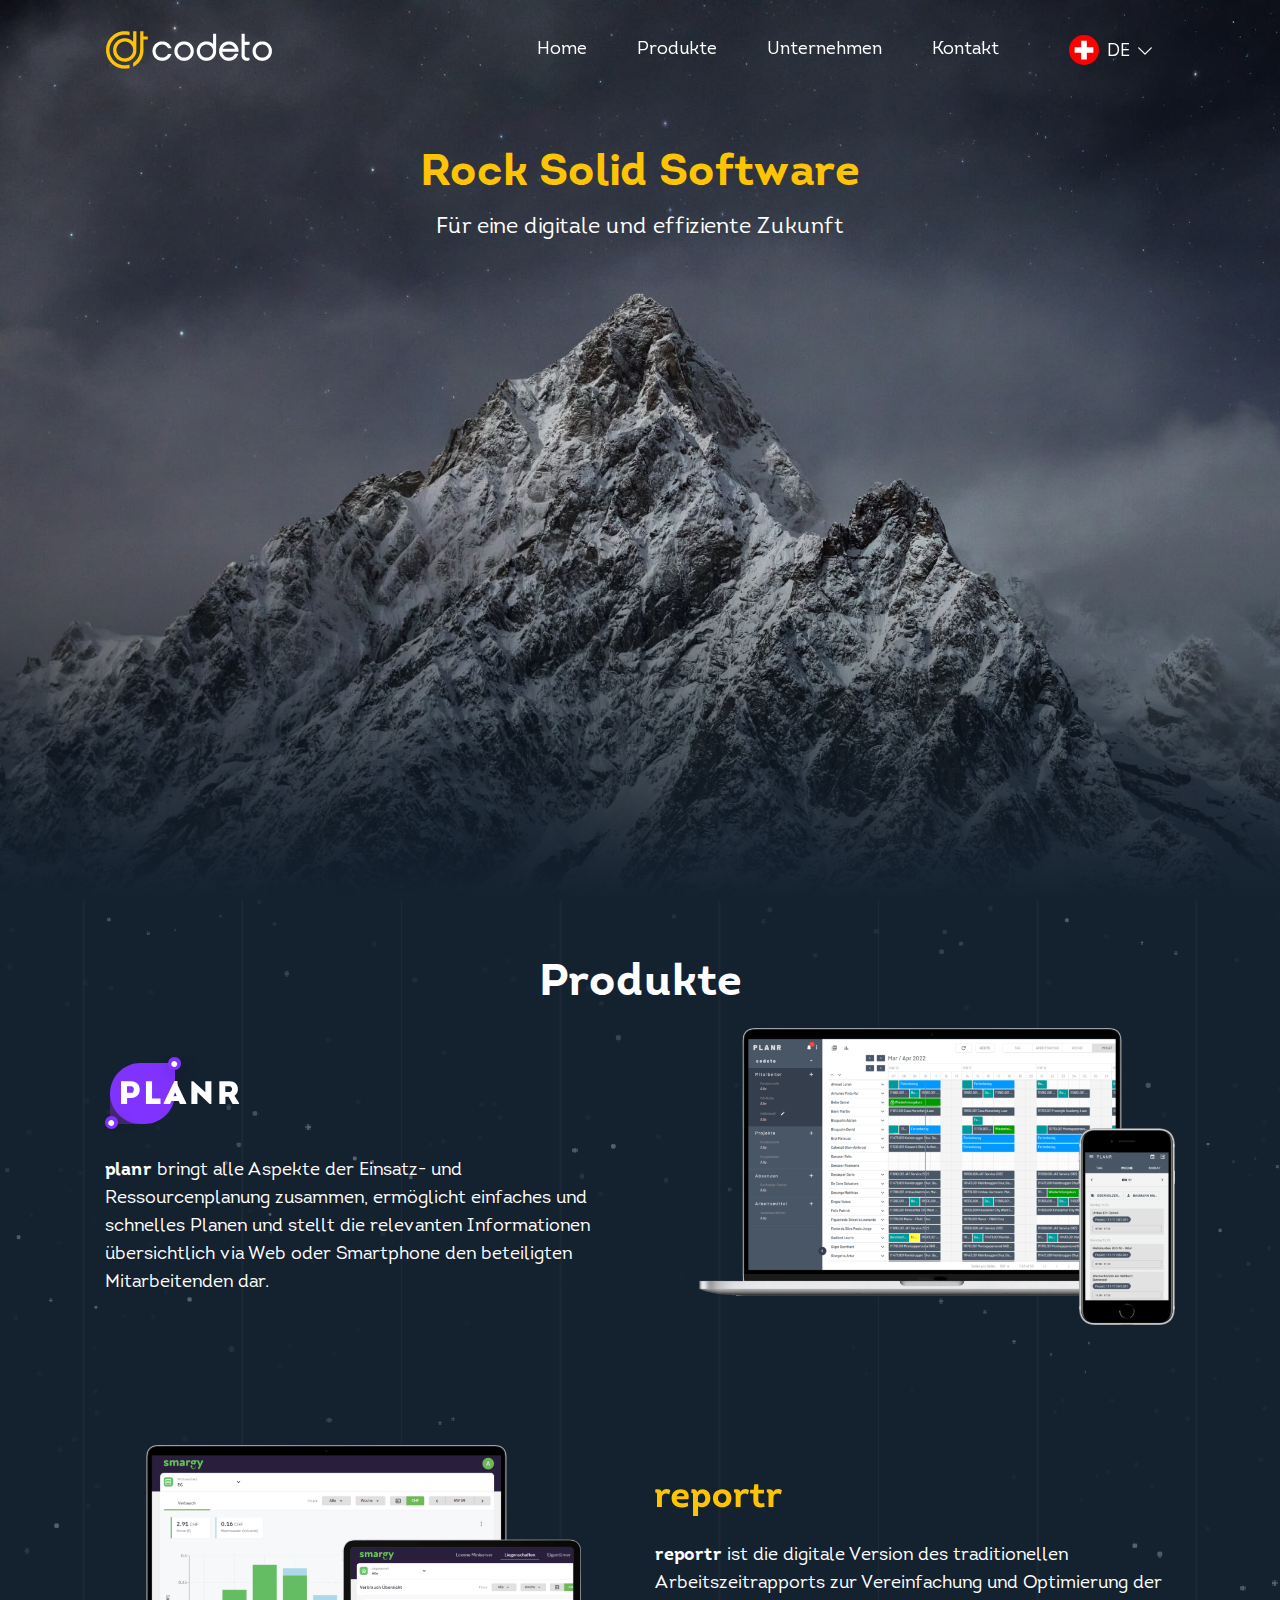
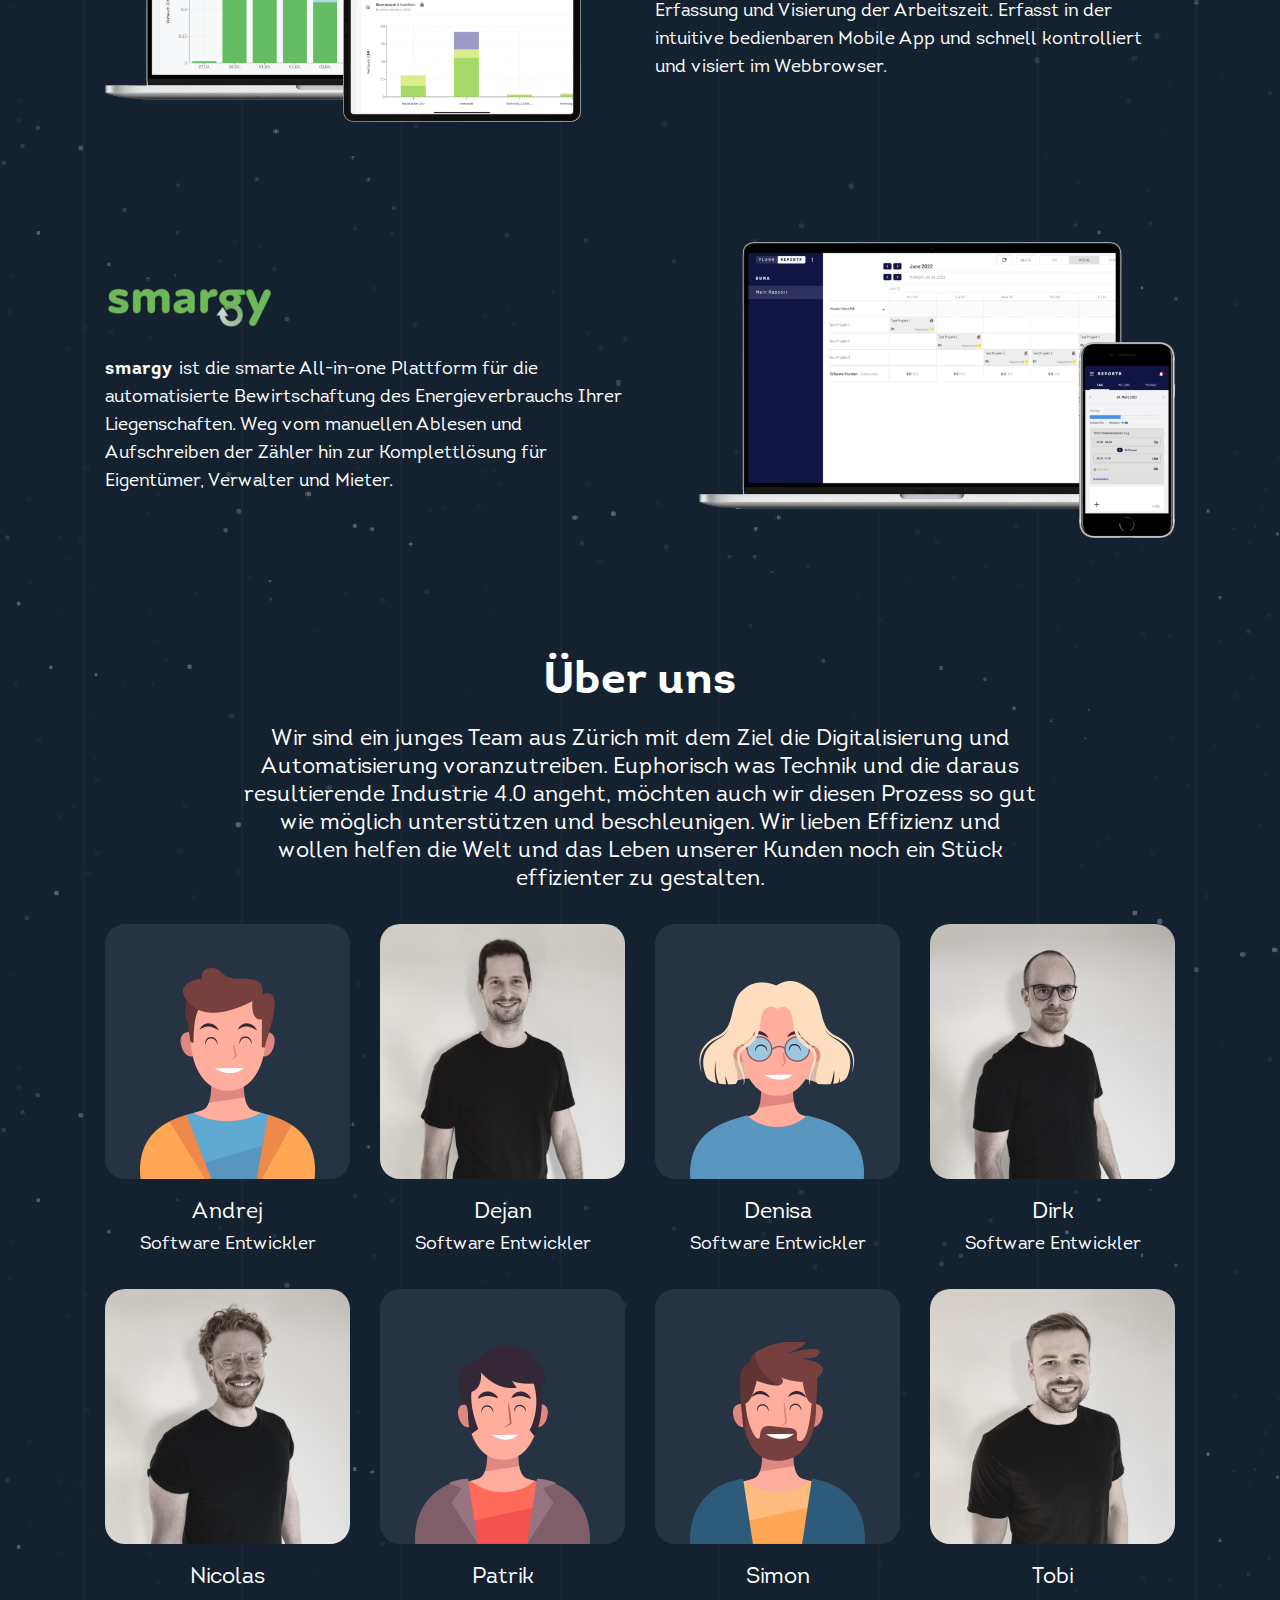
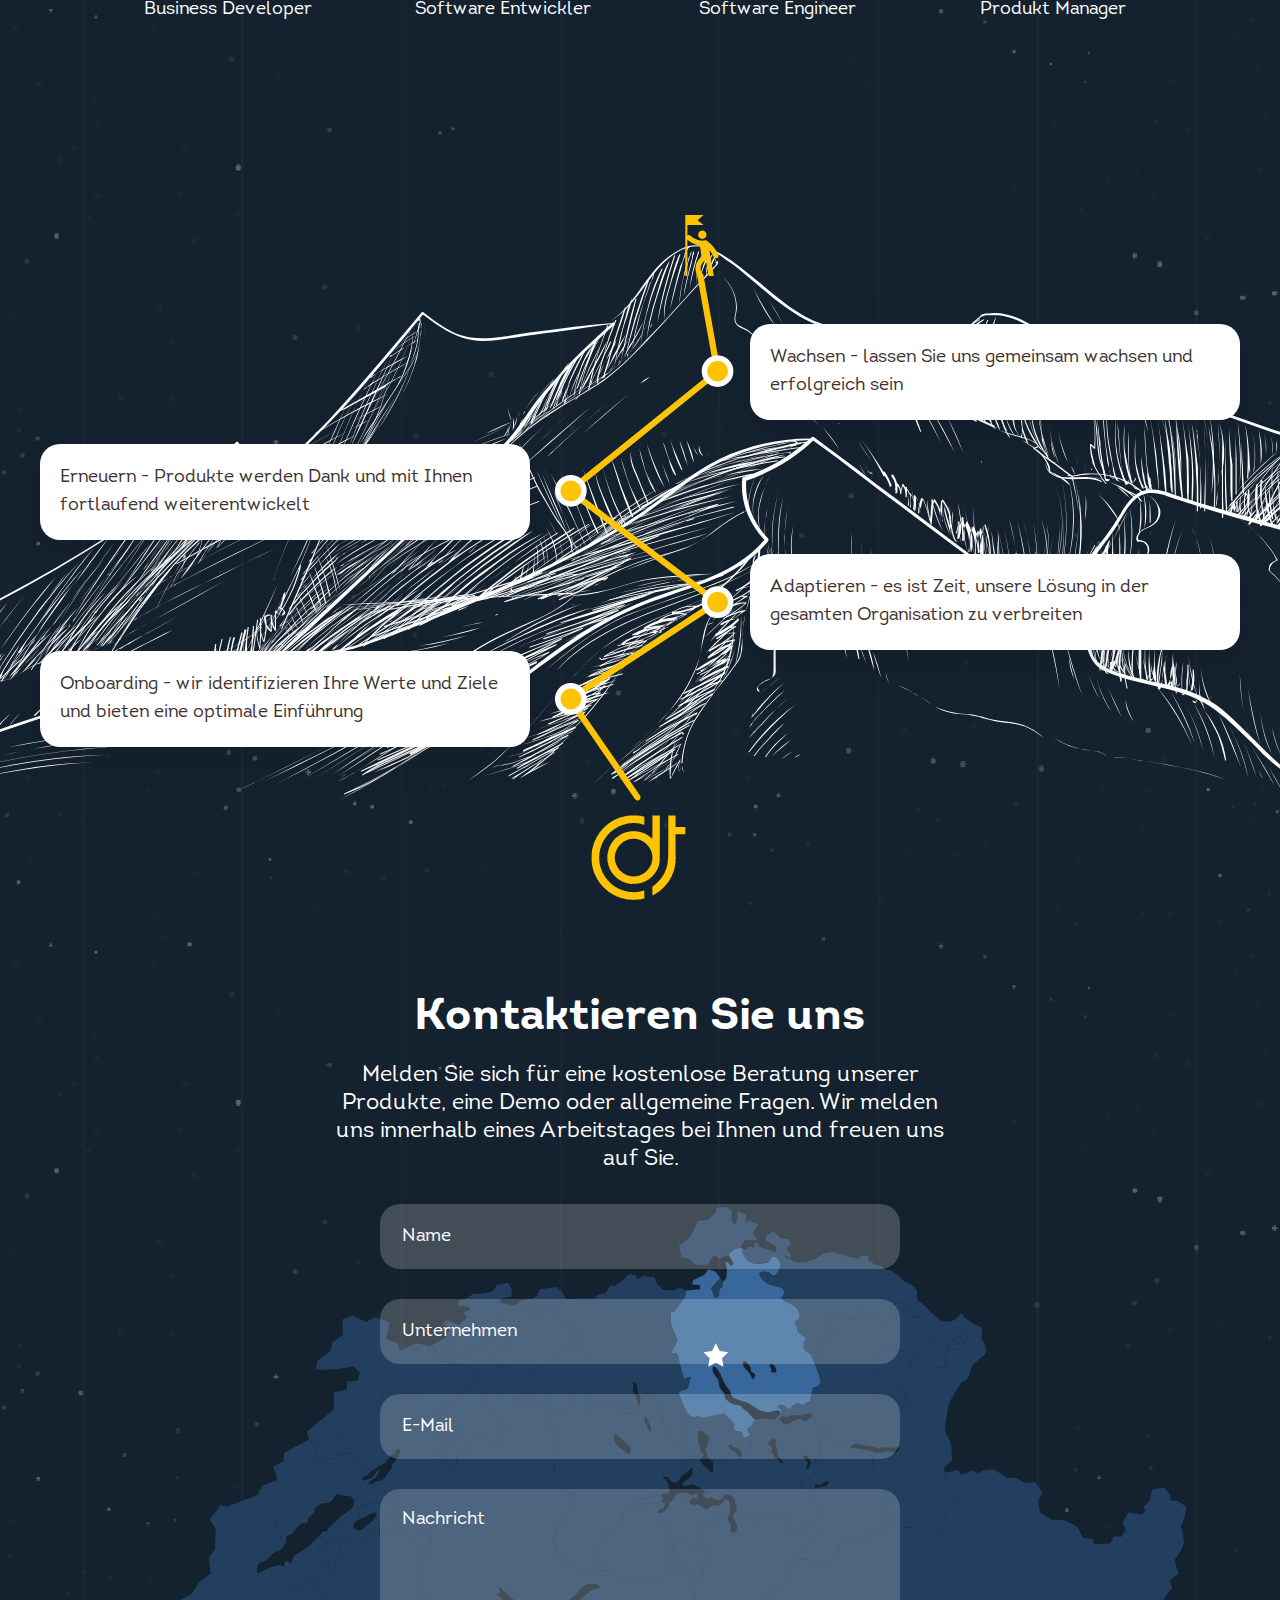
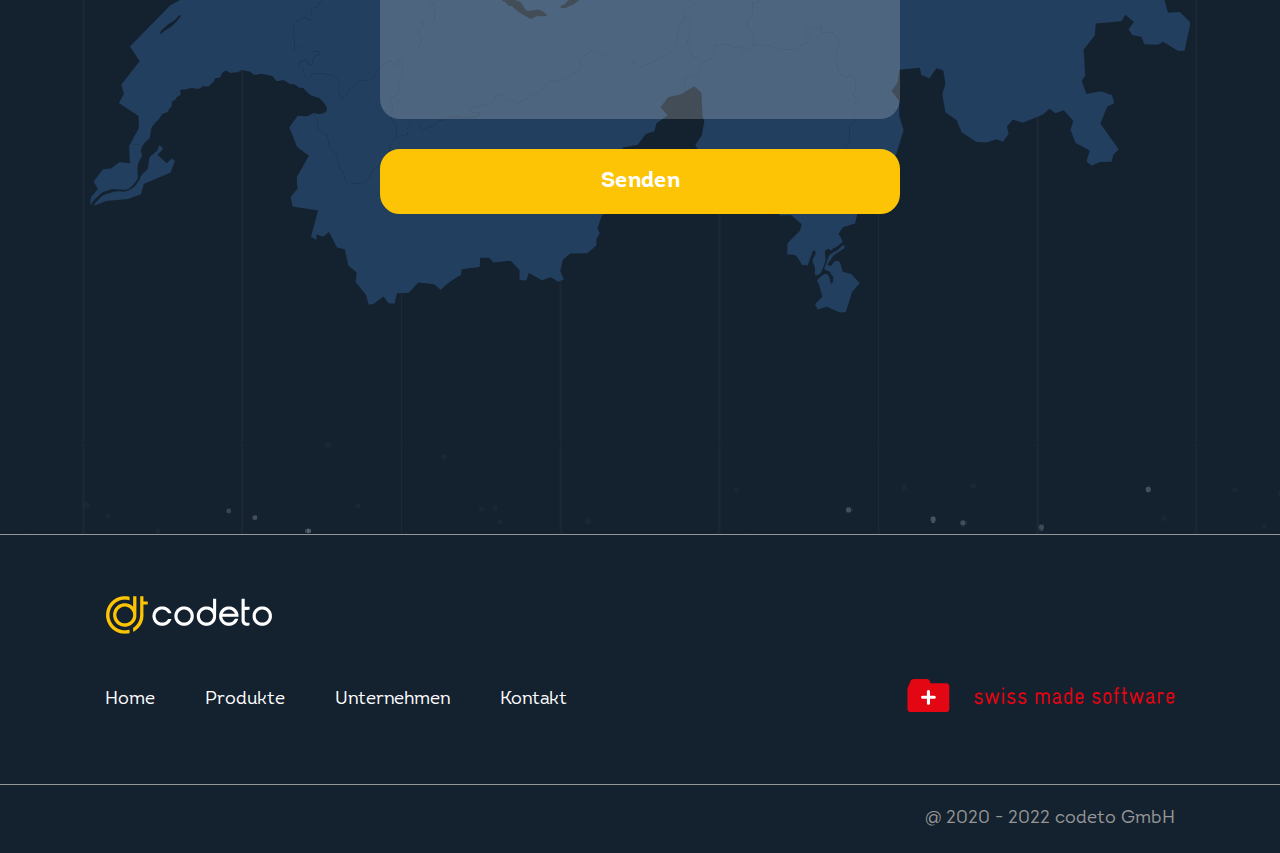
<file: index.html>
<!DOCTYPE html>
<html lang="de">
  <head>
    <meta charset="UTF-8" />
    <meta http-equiv="X-UA-Compatible" content="IE=edge" />
    <meta name="viewport" content="width=device-width, initial-scale=1.0" />
    <title>Codeto</title>
    <link rel="stylesheet" href="./css/main.css" />

    <link rel="apple-touch-icon" sizes="76x76" href="img/favicon/apple-touch-icon.png">
    <link rel="icon" type="image/png" sizes="32x32" href="img/favicon/favicon-32x32.png">
    <link rel="icon" type="image/png" sizes="16x16" href="img/favicon/favicon-16x16.png">
    <link rel="manifest" href="img/favicon/site.webmanifest">
    <link rel="mask-icon" href="img/favicon/safari-pinned-tab.svg" color="#5bbad5">
    <meta name="msapplication-TileColor" content="#da532c">
    <meta name="theme-color" content="#ffffff">
  </head>

  <body>
    <header class="header">
      <div class="container">
        <a href="/" class="header__logo">
          <img src="./img/main-logo.svg" alt="Codeto logo" />
        </a>
        <div class="header-nav">
          <ul class="nav">
            <li class="nav-item">
              <a class="scroll-to" href="#home">Home</a>
            </li>
            <li class="nav-item">
              <a class="scroll-to" href="#products">Produkte</a>
            </li>
            <li class="nav-item">
              <a class="scroll-to" href="#company">Unternehmen</a>
            </li>
            <li class="nav-item">
              <a class="scroll-to" href="#contacts">Kontakt</a>
            </li>
          </ul>
          <div class="header-lang">
            <div class="lang-select-wrapper">
              <div class="lang-select">
                <div class="lang-select__trigger">
                  <span>
                    <img src="./img/CH-flag.svg" alt="" />
                  </span>
                  <span>DE</span>
                  <i class="icon-arrow-bottom"></i>
                </div>
                <div class="lang-options">
                  <a class="lang-option" href="en-index.html">
                    <span><img src="./img/UK-flag.svg" alt="" /></span>
                    <span>EN</span>
                  </a>
                </div>
              </div>
            </div>
          </div>
        </div>
        <button class="burger"><span></span><span></span></button>
      </div>
    </header>
    <main>
      <section class="hero-screen" id="home">
        <div class="container">
          <h1>Rock Solid Software</h1>
          <h3>Für eine digitale und effiziente Zukunft
          </h3>
        </div>
      </section>
      <section class="products" id="products">
        <div class="container">
          <div class="row justify-content-center">
            <div class="col-lg-6 col-md-8 col-xs-12">
              <h2 class="section__title">Produkte</h2>
            </div>
          </div>
          <div class="row products-item">
            <div class="col-md-6 col-xs-12">
              <a href="https://www.getplanr.ch/" target="_blank"><img src="./img/products-1-logo.svg" alt="planr logo" class="products-logo" /></a>
              <p><strong>planr</strong> bringt alle Aspekte der Einsatz- und Ressourcenplanung zusammen, ermöglicht einfaches und schnelles Planen und stellt die relevanten Informationen übersichtlich via Web oder Smartphone den beteiligten Mitarbeitenden dar.
              </p>
            </div>
            <div class="col-md-6 col-xs-12 products-item__image">
              <img src="./img/product-1-image.png" alt="planr" />
            </div>
          </div>
          <div class="row products-item">
            <div class="col-md-6 col-xs-12">
              <img src="./img/products-3-logo.svg" alt="reportr logo" class="products-logo" />
              <p>
                <strong>reportr</strong> ist die digitale Version des traditionellen Arbeitszeitrapports zur Vereinfachung und Optimierung der Erfassung und Visierung der Arbeitszeit. Erfasst in der intuitive bedienbaren Mobile App und schnell kontrolliert und visiert im Webbrowser.
              </p>
            </div>
            <div class="col-md-6 col-xs-12 products-item__image">
              <img src="./img/product-3-image.png" alt="reportr" />
            </div>
          </div>
          <div class="row products-item">
            <div class="col-md-6 col-xs-12">
              <a href="https://smargy.ch/" target="_blank"><img src="./img/products-2-logo.svg" alt="smargy logo" class="products-logo" /></a>
              <p><strong>smargy</strong> ist die smarte All-in-one Plattform für die automatisierte Bewirtschaftung des Energieverbrauchs Ihrer Liegenschaften. Weg vom manuellen Ablesen und Aufschreiben der Zähler hin zur Komplettlösung für Eigentümer, Verwalter und Mieter.</p>
            </div>
            <div class="col-md-6 col-xs-12 products-item__image">
              <img src="./img/product-2-image.png" alt="smargy" />
            </div>
          </div>
        </div>
      </section>
      <section class="team" id="company">
        <div class="container">
          <div class="row justify-content-center mb-30">
            <div class="col-lg-9 col-xs-12">
              <h2 class="section__title">Über uns</h2>
              <div class="section__description">Wir sind ein junges Team aus Zürich mit dem Ziel die Digitalisierung und Automatisierung voranzutreiben. Euphorisch was Technik und die daraus resultierende Industrie 4.0 angeht, möchten auch wir diesen Prozess so gut wie möglich unterstützen und beschleunigen. Wir lieben Effizienz und wollen helfen die Welt und das Leben unserer Kunden noch ein Stück effizienter zu gestalten.
              </div>
            </div>
          </div>
          <div class="row justify-content-center">
            <div class="col-lg-3 col-md-4 col-sm-6 col-xs-12">
              <div class="team-item">
                <div class="team-item__image">
                  <img src="./img/team-1.png" alt="team member" />
                </div>
                <div class="team-item__name">Andrej </div>
                <div class="team-item__position">Software Entwickler</div>
              </div>
            </div>
            <div class="col-lg-3 col-md-4 col-sm-6 col-xs-12">
              <div class="team-item">
                <div class="team-item__image">
                  <img src="./img/Dejan.JPEG" alt="team member" />
                </div>
                <div class="team-item__name">Dejan </div>
                <div class="team-item__position">Software Entwickler</div>
              </div>
            </div>
            <div class="col-lg-3 col-md-4 col-sm-6 col-xs-12">
              <div class="team-item">
                <div class="team-item__image">
                  <img src="./img/team-6.png" alt="team member" />
                </div>
                <div class="team-item__name">Denisa</div>
                <div class="team-item__position">Software Entwickler</div>
              </div>
            </div>
            <div class="col-lg-3 col-md-4 col-sm-6 col-xs-12">
              <div class="team-item">
                <div class="team-item__image">
                  <img src="./img/Dirk.JPEG" alt="team member" />
                </div>
                <div class="team-item__name">Dirk </div>
                <div class="team-item__position">Software Entwickler</div>
              </div>
            </div>
            <div class="col-lg-3 col-md-4 col-sm-6 col-xs-12">
              <div class="team-item">
                <div class="team-item__image">
                  <img src="./img/Nicolas.JPEG" alt="team member" />
                </div>
                <div class="team-item__name">Nicolas </div>
                <div class="team-item__position">Business Developer</div>
              </div>
            </div>
            <div class="col-lg-3 col-md-4 col-sm-6 col-xs-12">
              <div class="team-item">
                <div class="team-item__image">
                  <img src="./img/team-4.png" alt="team member" />
                </div>
                <div class="team-item__name">Patrik </div>
                <div class="team-item__position">Software Entwickler</div>
              </div>
            </div>
            <div class="col-lg-3 col-md-4 col-sm-6 col-xs-12">
              <div class="team-item">
                <div class="team-item__image">
                  <img src="./img/team-8.png" alt="team member" />
                </div>
                <div class="team-item__name">Simon  </div>
                <div class="team-item__position">Software Engineer</div>
              </div>
            </div>
            <div class="col-lg-3 col-md-4 col-sm-6 col-xs-12">
              <div class="team-item">
                <div class="team-item__image">
                  <img src="./img/Tobi.JPEG" alt="team member" />
                </div>
                <div class="team-item__name">Tobi </div>
                <div class="team-item__position">Produkt Manager </div>
              </div>
            </div>
          </div>
        </div>
      </section>
      <section class="roadmap">
        <div class="container">
          <div class="roadmap-mobile">
            <div class="roadmap-mobile-logo">
              <img src="./img/codeto-logo.svg" alt="codeto logo" />
            </div>
            <div class="roadmap-mobile-line"></div>
          </div>
          <div class="roadmap-frames-container">
            <div class="roadmap-frame roadmap-frame-1">Wachsen - lassen Sie uns gemeinsam wachsen und erfolgreich sein</div>
            <div class="roadmap-frame roadmap-frame-2">Erneuern - Produkte werden Dank und mit Ihnen fortlaufend weiterentwickelt</div>
            <div class="roadmap-frame roadmap-frame-3">Adaptieren - es ist Zeit, unsere Lösung in der gesamten Organisation zu verbreiten</div>
            <div class="roadmap-frame roadmap-frame-4">Onboarding - wir identifizieren Ihre Werte und Ziele und bieten eine optimale Einführung</div>
          </div>
        </div>
      </section>
      <section class="contacts" id="contacts">
        <div class="container">
          <div class="row justify-content-center mb-30">
            <div class="col-lg-7 col-md-10 col-xs-12">
              <h2 class="section__title">Kontaktieren Sie uns</h2>
              <div class="section__description">Melden Sie sich für eine kostenlose Beratung unserer Produkte, eine Demo oder allgemeine Fragen. Wir melden uns innerhalb eines Arbeitstages bei Ihnen und freuen uns auf Sie.</div>
            </div>
          </div>
          <div class="row justify-content-center contacts-form">
            <div class="col-lg-6 col-md-8 col-xs-12">
              <form action="">
                <div class="form-group">
                  <input type="text" name="contact-firstName" class="form-control" placeholder="Name" required />
                </div>
                <div class="form-group">
                  <input type="text" name="contact-secondName" class="form-control" placeholder="Unternehmen" />
                </div>
                <div class="form-group">
                  <input type="email" name="contact-email" class="form-control" placeholder="E-Mail" required />
                </div>
                <div class="form-group form-group-textarea">
                  <textarea name="contacts-message" placeholder="Nachricht" required></textarea>
                </div>
                <div class="form-group form-group-submit">
                  <button class="btn-primary" type="submit">Senden</button>
                </div>
              </form>
            </div>
          </div>
        </div>
      </section>
    </main>
    <footer class="footer">
      <div class="footer-top">
        <div class="container">
          <a href="/" class="footer__logo">
            <img src="./img/main-logo.svg" alt="Codeto logo" />
          </a>
          <div class="footer-row">
            <div class="footer-list">
              <a class="footer__link scroll-to" href="#home">Home</a>
              <a class="footer__link scroll-to" href="#products">Produkte</a>
              <a class="footer__link scroll-to" href="#company">Unternehmen</a>
              <a class="footer__link scroll-to" href="#contacts">Kontakt</a>
            </div>
            <img src="./img/swiss-made-software.svg" alt="swiss software icon" />
          </div>
        </div>
      </div>
      <div class="footer-bottom">
        <div class="container">
          <div class="footer-list">
            <!-- <a href="#" class="footer__link copyright__link">Impressum</a>
          <a href="#" class="footer__link copyright__link">Datenschutzerklärung</a>
          <a href="#" class="footer__link copyright__link">AGB</a> -->
          </div>
          <div class="copyright-text">@ 2020 - 2022 codeto GmbH</div>
        </div>
      </div>
    </footer>
  </body>
  <!-- <script src="./js/jquery.min.js"></script> -->
  <script src="./js/script.js"></script>
</html>
</file>
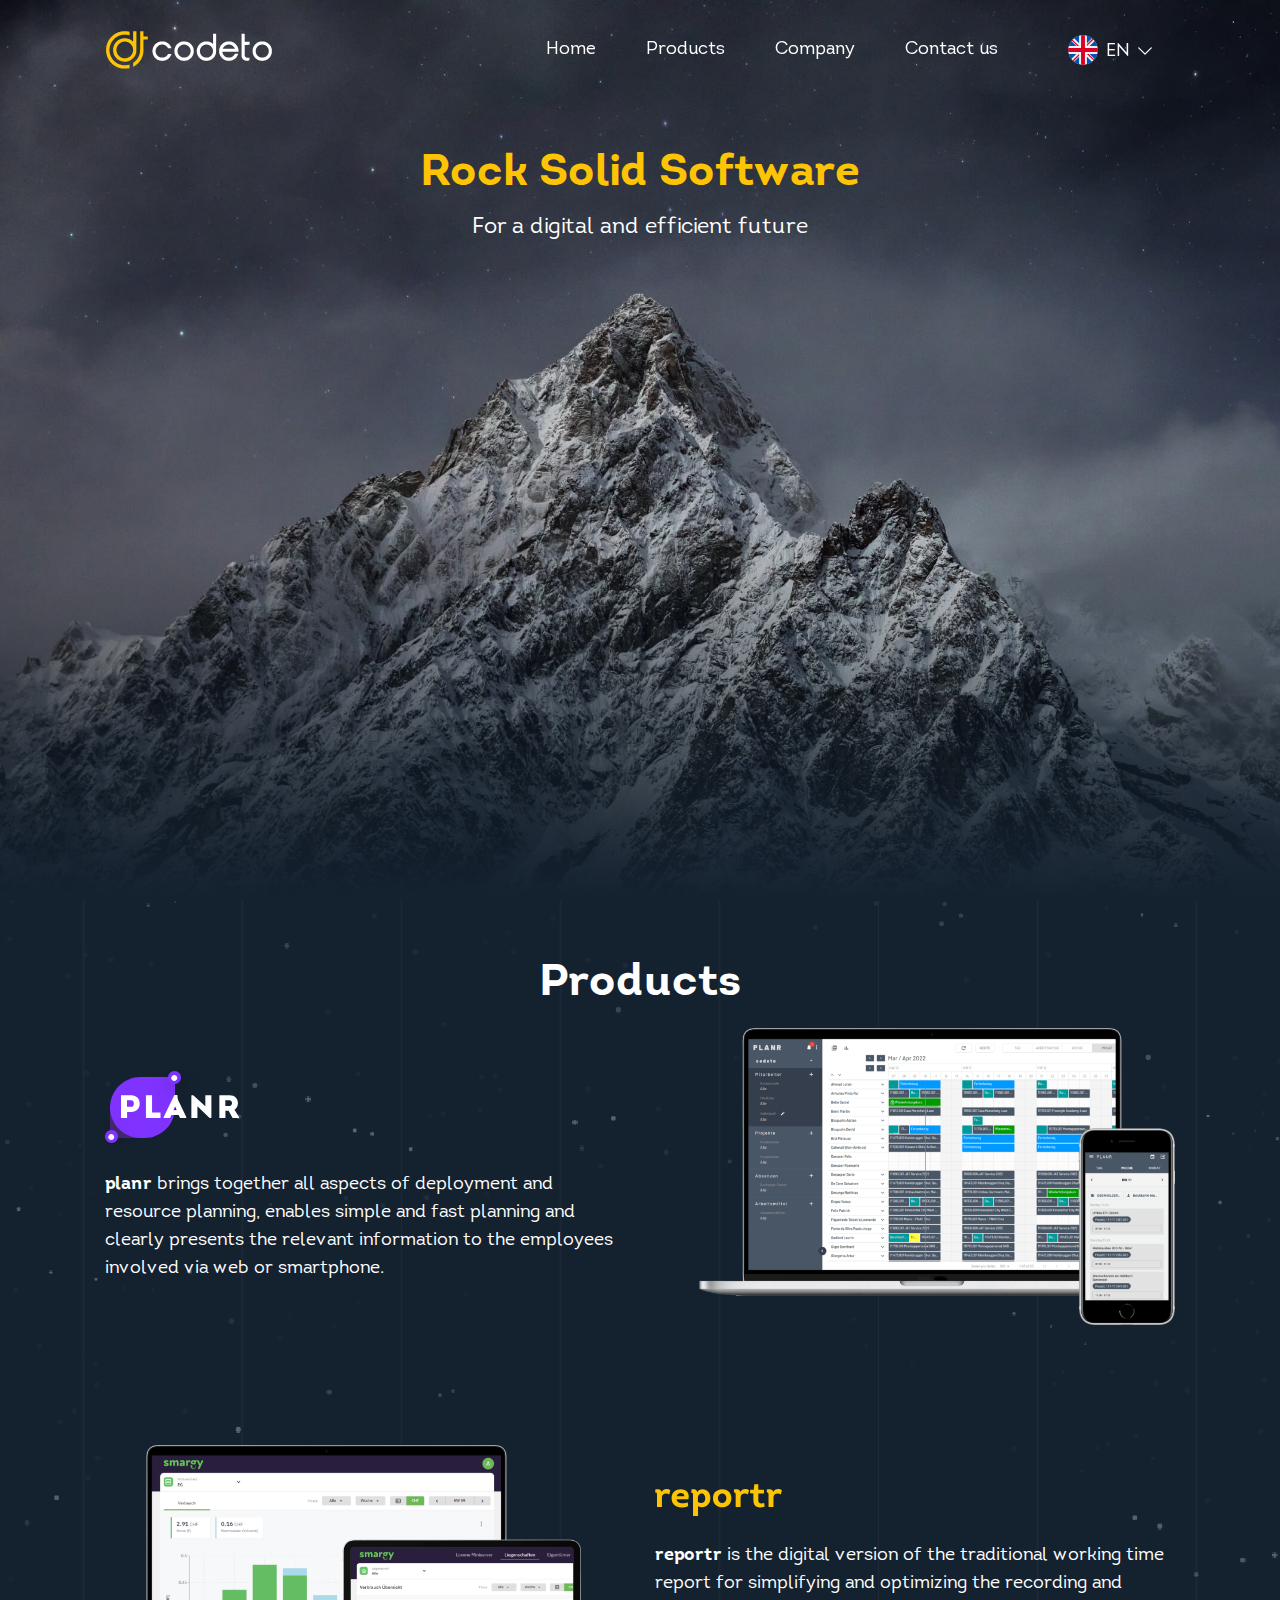
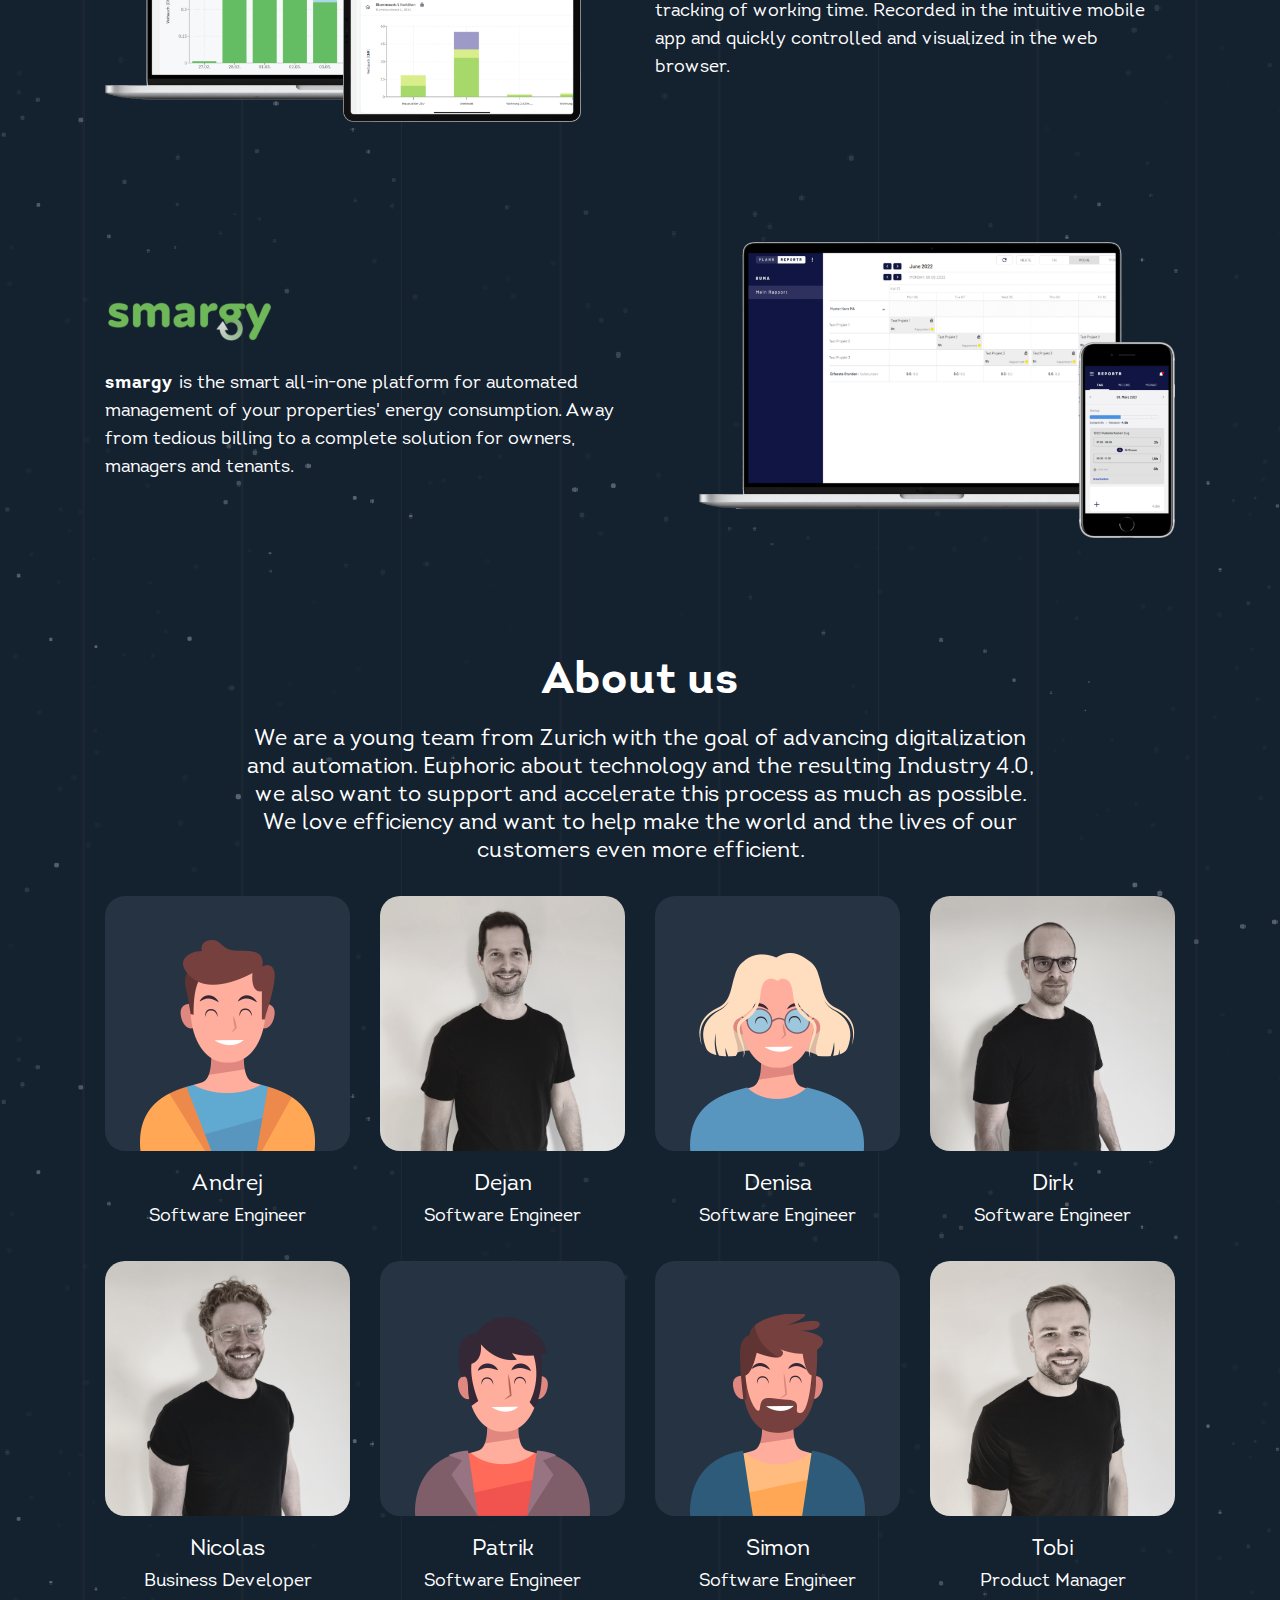
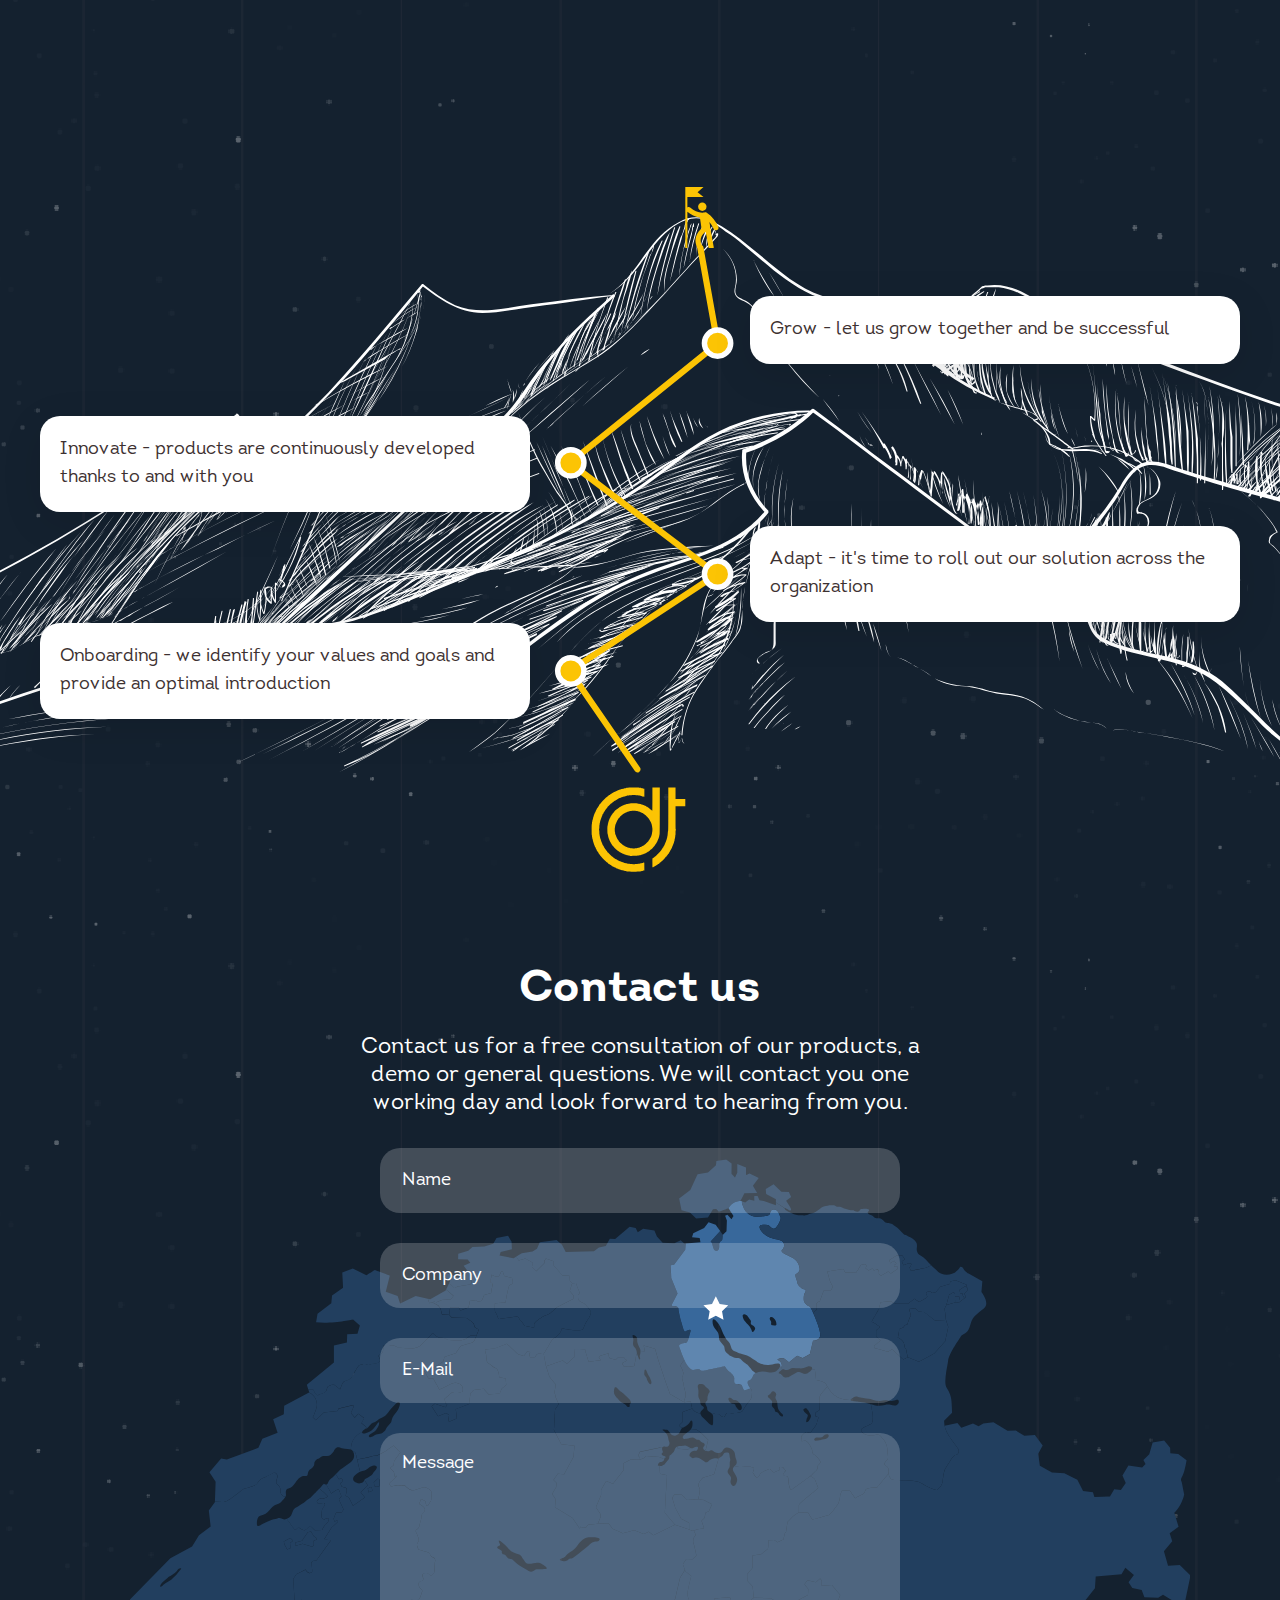
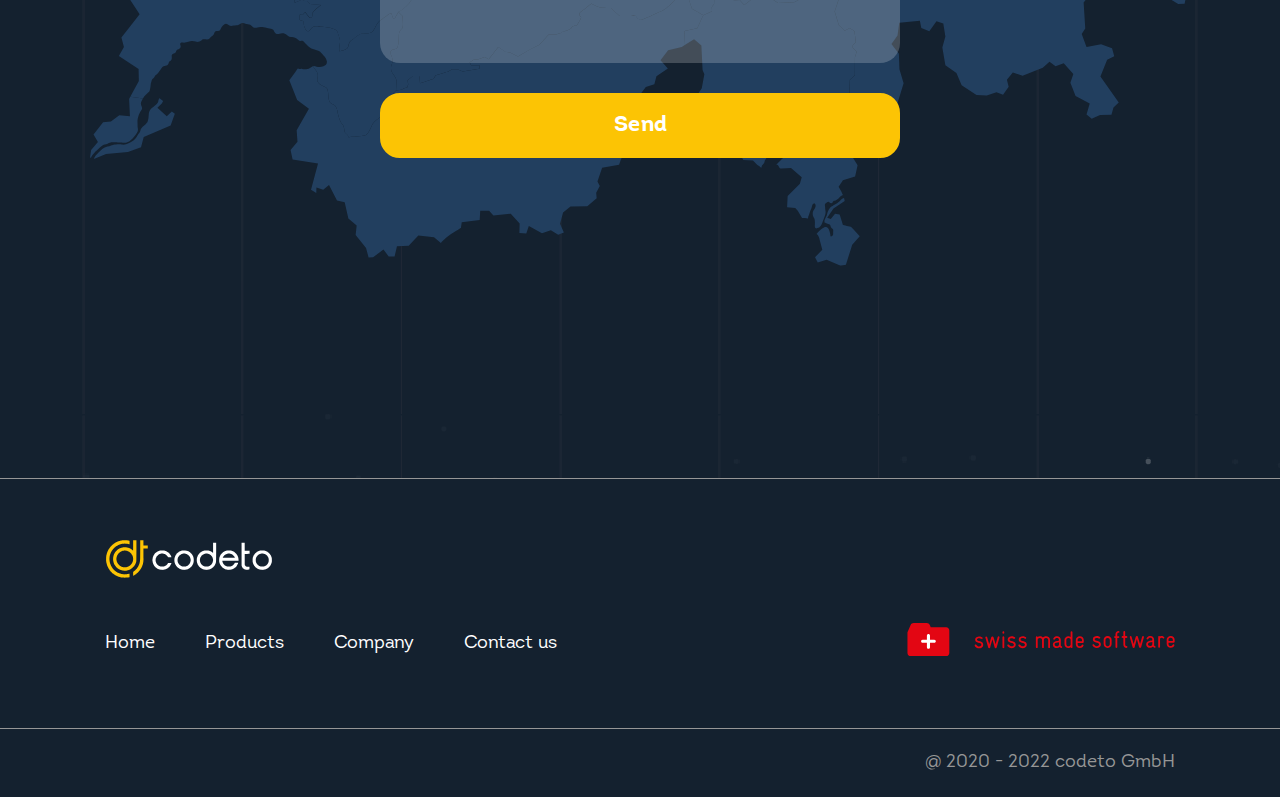
<file: en-index.html>
<!DOCTYPE html>
<html lang="en">
  <head>
    <meta charset="UTF-8" />
    <meta http-equiv="X-UA-Compatible" content="IE=edge" />
    <meta name="viewport" content="width=device-width, initial-scale=1.0" />
    <title>Codeto</title>
    <link rel="stylesheet" href="./css/main.css" />

    <link rel="apple-touch-icon" sizes="76x76" href="img/favicon/apple-touch-icon.png" />
    <link rel="icon" type="image/png" sizes="32x32" href="img/favicon/favicon-32x32.png" />
    <link rel="icon" type="image/png" sizes="16x16" href="img/favicon/favicon-16x16.png" />
    <link rel="manifest" href="img/favicon/site.webmanifest" />
    <link rel="mask-icon" href="img/favicon/safari-pinned-tab.svg" color="#5bbad5" />
    <meta name="msapplication-TileColor" content="#da532c" />
    <meta name="theme-color" content="#ffffff" />
  </head>

  <body>
    <header class="header">
      <div class="container">
        <a href="en-index.html" class="header__logo">
          <img src="./img/main-logo.svg" alt="Codeto logo" />
        </a>
        <div class="header-nav">
          <ul class="nav">
            <li class="nav-item">
              <a class="scroll-to" href="#home">Home</a>
            </li>
            <li class="nav-item">
              <a class="scroll-to" href="#products">Products</a>
            </li>
            <li class="nav-item">
              <a class="scroll-to" href="#company">Company</a>
            </li>
            <li class="nav-item">
              <a class="scroll-to" href="#contacts">Contact us</a>
            </li>
          </ul>
          <div class="header-lang">
            <div class="lang-select-wrapper">
              <div class="lang-select">
                <div class="lang-select__trigger">
                  <span>
                    <img src="./img/UK-flag.svg" alt="" />
                  </span>
                  <span>EN</span>
                  <i class="icon-arrow-bottom"></i>
                </div>
                <div class="lang-options">
                  <a class="lang-option selected" href="index.html">
                    <span><img src="./img/CH-flag.svg" alt="" /></span>
                    <span>DE</span>
                  </a>
                </div>
              </div>
            </div>
          </div>
        </div>
        <button class="burger"><span></span><span></span></button>
      </div>
    </header>
    <main>
      <section class="hero-screen" id="home">
        <div class="container">
          <h1>Rock Solid Software</h1>
          <h3>
            For a digital and efficient future
          </h3>
        </div>
      </section>
      <section class="products" id="products">
        <div class="container">
          <div class="row justify-content-center">
            <div class="col-lg-6 col-md-8 col-xs-12">
              <h2 class="section__title">Products</h2>
            </div>
          </div>
          <div class="row products-item">
            <div class="col-md-6 col-xs-12">
              <a href="https://www.getplanr.ch/" target="_blank"><img src="./img/products-1-logo.svg" alt="planr logo" class="products-logo" /></a>
              <p><strong>planr</strong> brings together all aspects of deployment and resource planning, enables simple and fast planning and clearly presents the relevant information to the employees involved via web or smartphone.</p>
            </div>
            <div class="col-md-6 col-xs-12 products-item__image">
              <img src="./img/product-1-image.png" alt="planr" />
            </div>
          </div>
          <div class="row products-item">
            <div class="col-md-6 col-xs-12">
              <img src="./img/products-3-logo.svg" alt="reportr logo" class="products-logo" />
              <p><strong>reportr</strong> is the digital version of the traditional working time report for simplifying and optimizing the recording and tracking of working time. Recorded in the intuitive mobile app and quickly controlled and visualized in the web browser.</p>
            </div>
            <div class="col-md-6 col-xs-12 products-item__image">
              <img src="./img/product-3-image.png" alt="reportr" />
            </div>
          </div>
          <div class="row products-item">
            <div class="col-md-6 col-xs-12">
              <a href="https://smargy.ch/" target="_blank"><img src="./img/products-2-logo.svg" alt="smargy logo" class="products-logo" /></a>
              <p><strong>smargy</strong> is the smart all-in-one platform for automated management of your properties' energy consumption. Away from tedious billing to a complete solution for owners, managers and tenants.</p>
            </div>
            <div class="col-md-6 col-xs-12 products-item__image">
              <img src="./img/product-2-image.png" alt="smargy" />
            </div>
          </div>
        </div>
      </section>
      <section class="team" id="company">
        <div class="container">
          <div class="row justify-content-center mb-30">
            <div class="col-lg-9 col-xs-12">
              <h2 class="section__title">About us</h2>
              <div class="section__description">We are a young team from Zurich with the goal of advancing digitalization and automation. Euphoric about technology and the resulting Industry 4.0, we also want to support and accelerate this process as much as possible. We love efficiency and want to help make the world and the lives of our customers even more efficient.
              </div>
            </div>
          </div>
          <div class="row justify-content-center">
            <div class="col-lg-3 col-md-4 col-sm-6 col-xs-12">
              <div class="team-item">
                <div class="team-item__image">
                  <img src="./img/team-1.png" alt="team member" />
                </div>
                <div class="team-item__name">Andrej </div>
                <div class="team-item__position">Software Engineer</div>
              </div>
            </div>
            <div class="col-lg-3 col-md-4 col-sm-6 col-xs-12">
              <div class="team-item">
                <div class="team-item__image">
                  <img src="./img/Dejan.JPEG" alt="team member" />
                </div>
                <div class="team-item__name">Dejan </div>
                <div class="team-item__position">Software Engineer</div>
              </div>
            </div>
            <div class="col-lg-3 col-md-4 col-sm-6 col-xs-12">
              <div class="team-item">
                <div class="team-item__image">
                  <img src="./img/team-6.png" alt="team member" />
                </div>
                <div class="team-item__name">Denisa</div>
                <div class="team-item__position">Software Engineer</div>
              </div>
            </div>
            <div class="col-lg-3 col-md-4 col-sm-6 col-xs-12">
              <div class="team-item">
                <div class="team-item__image">
                  <img src="./img/Dirk.JPEG" alt="team member" />
                </div>
                <div class="team-item__name">Dirk </div>
                <div class="team-item__position">Software Engineer</div>
              </div>
            </div>
            <div class="col-lg-3 col-md-4 col-sm-6 col-xs-12">
              <div class="team-item">
                <div class="team-item__image">
                  <img src="./img/Nicolas.JPEG" alt="team member" />
                </div>
                <div class="team-item__name">Nicolas </div>
                <div class="team-item__position">Business Developer</div>
              </div>
            </div>
            <div class="col-lg-3 col-md-4 col-sm-6 col-xs-12">
              <div class="team-item">
                <div class="team-item__image">
                  <img src="./img/team-4.png" alt="team member" />
                </div>
                <div class="team-item__name">Patrik </div>
                <div class="team-item__position">Software Engineer</div>
              </div>
            </div>
            <div class="col-lg-3 col-md-4 col-sm-6 col-xs-12">
              <div class="team-item">
                <div class="team-item__image">
                  <img src="./img/team-8.png" alt="team member" />
                </div>
                <div class="team-item__name">Simon  </div>
                <div class="team-item__position">Software Engineer</div>
              </div>
            </div>
            <div class="col-lg-3 col-md-4 col-sm-6 col-xs-12">
              <div class="team-item">
                <div class="team-item__image">
                  <img src="./img/Tobi.JPEG" alt="team member" />
                </div>
                <div class="team-item__name">Tobi </div>
                <div class="team-item__position">Product Manager</div>
              </div>
            </div>
          </div>
        </div>
      </section>
      <section class="roadmap">
        <div class="container">
          <div class="roadmap-mobile">
            <div class="roadmap-mobile-logo">
              <img src="./img/codeto-logo.svg" alt="codeto logo" />
            </div>
            <div class="roadmap-mobile-line"></div>
          </div>
          <div class="roadmap-frames-container">
            <div class="roadmap-frame roadmap-frame-1">Grow - let us grow together and be successful</div>
            <div class="roadmap-frame roadmap-frame-2">Innovate - products are continuously developed thanks to and with you</div>
            <div class="roadmap-frame roadmap-frame-3">Adapt - it's time to roll out our solution across the organization</div>
            <div class="roadmap-frame roadmap-frame-4">Onboarding - we identify your values and goals and provide an optimal introduction</div>
          </div>
        </div>
      </section>
      <section class="contacts" id="contacts">
        <div class="container">
          <div class="row justify-content-center mb-30">
            <div class="col-lg-7 col-md-10 col-xs-12">
              <h2 class="section__title">Contact us</h2>
              <div class="section__description">Contact us for a free consultation of our products, a demo or general questions. We will contact you one working day and look forward to hearing from you.</div>
            </div>
          </div>
          <div class="row justify-content-center contacts-form">
            <div class="col-lg-6 col-md-8 col-xs-12">
              <form action="">
                <div class="form-group">
                  <input type="text" name="contact-firstName" class="form-control" placeholder="Name" required />
                </div>
                <div class="form-group">
                  <input type="text" name="contact-secondName" class="form-control" placeholder="Company" />
                </div>
                <div class="form-group">
                  <input type="email" name="contact-email" class="form-control" placeholder="E-Mail" required />
                </div>
                <div class="form-group form-group-textarea">
                  <textarea name="contacts-message" placeholder="Message" required></textarea>
                </div>
                <div class="form-group form-group-submit">
                  <button class="btn-primary" type="submit">Send</button>
                </div>
              </form>
            </div>
          </div>
        </div>
      </section>
    </main>
    <footer class="footer">
      <div class="footer-top">
        <div class="container">
          <a href="en-index.html" class="footer__logo">
            <img src="./img/main-logo.svg" alt="Codeto logo" />
          </a>
          <div class="footer-row">
            <div class="footer-list">
              <a class="footer__link scroll-to" href="#home">Home</a>
              <a class="footer__link scroll-to" href="#products">Products</a>
              <a class="footer__link scroll-to" href="#company">Company</a>
              <a class="footer__link scroll-to" href="#contacts">Contact us</a>
            </div>
            <img src="./img/swiss-made-software.svg" alt="swiss software icon" />
          </div>
        </div>
      </div>
      <div class="footer-bottom">
        <div class="container">
          <div class="footer-list">
            <!-- <a href="#" class="footer__link copyright__link">Impressum</a>
          <a href="#" class="footer__link copyright__link">Datenschutzerklärung</a>
          <a href="#" class="footer__link copyright__link">AGB</a> -->
          </div>
          <div class="copyright-text">@ 2020 - 2022 codeto GmbH</div>
        </div>
      </div>
    </footer>
  </body>
  <!-- <script src="./js/jquery.min.js"></script> -->
  <script src="./js/script.js"></script>
</html>
</file>
<file: css/main.css>
html, body, div, span, applet, object, iframe,
h1, h2, h3, h4, h5, h6, p, blockquote, pre,
a, abbr, acronym, address, big, cite, code,
del, dfn, em, img, ins, kbd, q, s, samp,
small, strike, strong, sub, sup, tt, var,
b, u, i, center,
dl, dt, dd, ol, ul, li,
fieldset, form, label, legend,
table, caption, tbody, tfoot, thead, tr, th, td,
article, aside, canvas, details, embed,
figure, figcaption, footer, header, hgroup,
menu, nav, output, ruby, section, summary,
time, mark, audio, video {
  margin: 0;
  padding: 0;
  border: 0;
  font-size: 100%;
  font-family: 'Intro', sans-serif;
  font-weight: 400;
  font-size: 18px;
  line-height: 28px;
  color: #ffffff;
  vertical-align: baseline;
}

/* HTML5 display-role reset for older browsers */
article, aside, details, figcaption, figure,
footer, header, hgroup, menu, nav, section {
  display: block;
}

body {
  line-height: 1;
}

ol, ul {
  list-style: none;
}

blockquote, q {
  quotes: none;
}

blockquote:before, blockquote:after,
q:before, q:after {
  content: '';
  content: none;
}

table {
  border-collapse: collapse;
  border-spacing: 0;
}

*, ::after, ::before {
  box-sizing: border-box;
}

strong {
  font-weight: 700;
}

@font-face {
  font-family: "Intro";
  font-display: swap;
  src: url("../fonts/Intro-Black.woff2") format("woff2");
  font-weight: 900;
  font-style: normal;
}

@font-face {
  font-family: "Intro";
  font-display: swap;
  src: url("../fonts/Intro-Bold.woff2") format("woff2");
  font-weight: 700;
  font-style: normal;
}

@font-face {
  font-family: "Intro";
  font-display: swap;
  src: url("../fonts/Intro-Book.woff2") format("woff2");
  font-weight: 400;
  font-style: normal;
}

.section__title {
  font-size: 45px;
  font-weight: 700;
  line-height: 48px;
  margin-bottom: 20px;
  text-align: center;
}

@media (max-width: 767px) {
  .section__title {
    font-size: 36px;
    line-height: 40px;
  }
}

.section__description {
  font-size: 22px;
  text-align: center;
}

.header {
  position: fixed;
  top: 0;
  left: 0;
  width: 100%;
  z-index: 1002;
  padding: 25px 0;
  transition: all 0.3s ease-out;
}

@media (max-width: 991px) {
  .header {
    padding: 20px 0;
  }
}

.header.scroll {
  background: #14212F;
  padding: 10px 0;
}

@media (max-width: 991px) {
  .header.scroll {
    padding: 20px 0;
  }
}

.header.js-nav-open .header-nav {
  left: 0;
}

.header.js-nav-open .burger::before {
  -webkit-transform: rotate(45deg);
          transform: rotate(45deg);
  top: 50%;
}

.header.js-nav-open .burger::after {
  -webkit-transform: rotate(-45deg);
          transform: rotate(-45deg);
  top: 50%;
  bottom: unset;
}

.header .container {
  z-index: 2;
  display: flex;
  align-items: center;
  justify-content: space-between;
}

.header__logo {
  height: 40px;
  display: block;
  z-index: 22;
}

@media (max-width: 767px) {
  .header__logo {
    width: 103px;
  }
}

.header__logo img {
  display: block;
  width: 100%;
  height: 100%;
  -o-object-fit: contain;
     object-fit: contain;
}

.header-nav {
  display: flex;
  align-items: center;
}

@media (max-width: 991px) {
  .header-nav {
    position: fixed;
    width: 100%;
    height: 100%;
    background: #14212F;
    top: 0;
    left: -150vw;
    padding: 125px 15px 30px 15px;
    flex-direction: column;
    align-items: flex-start;
    transition: all 0.3s ease-out;
  }
  .header-nav .nav {
    flex-direction: column;
    align-items: flex-start;
  }
}

.nav {
  display: flex;
  align-items: center;
}

.nav-item {
  margin-right: 50px;
}

@media (max-width: 1200px) {
  .nav-item {
    margin-right: 30px;
  }
}

@media (max-width: 991px) {
  .nav-item {
    margin: 0 0 30px 0;
  }
}

.nav-item a {
  color: #FFFFFF;
  font-size: 18px;
  text-decoration: none;
  position: relative;
}

@media (max-width: 991px) {
  .nav-item a {
    font-size: 22px;
  }
}

.nav-item a:before {
  content: '';
  background: #ffffff;
  bottom: 0;
  left: 0;
  width: 100%;
  position: absolute;
  height: 2px;
  opacity: 0;
  transition: all 0.3s ease-out;
}

.nav-item a:hover:before {
  opacity: 1;
}

.lang {
  color: #ffffff;
  line-height: 17px;
  font-size: 18px;
  padding: 0 10px;
  cursor: pointer;
  position: relative;
  display: flex;
  align-items: center;
}

.lang-options {
  position: absolute;
  display: block;
  opacity: 0;
  visibility: hidden;
  pointer-events: none;
  z-index: 2;
  transition: all 0.3s ease-out;
  margin-top: 8px;
  padding: 0 20px;
}

@media (max-width: 991px) {
  .lang-options {
    padding: 0;
    margin-top: 16px;
  }
}

.lang-option {
  position: relative;
  display: block;
  font-weight: 500;
  color: #ffffff;
  line-height: 30px;
  cursor: pointer;
  transition: all 0.3s ease-out;
  z-index: 99;
  display: flex;
  text-decoration: none;
}

.lang-option span {
  display: block;
}

.lang-option span:first-child {
  margin-right: 10px;
}

.lang-option span:nth-child(2) {
  padding-top: 3px;
}

.lang-option:hover {
  color: #FCC404;
}

.lang-select-wrapper {
  position: relative;
  -webkit-user-select: none;
     -moz-user-select: none;
      -ms-user-select: none;
          user-select: none;
  width: 100%;
}

.lang-select img {
  width: 30px;
  height: 30px;
  border-radius: 100%;
}

.lang-select__trigger {
  position: relative;
  display: flex;
  align-items: center;
  font-weight: 500;
  color: #ffffff;
  line-height: 24px;
  background: transparent;
  cursor: pointer;
  font-size: 18px;
  transition: all 0.3s ease-out;
  padding: 10px 20px;
  border-radius: 10px;
}

@media (max-width: 991px) {
  .lang-select__trigger {
    padding: 0;
    background: transparent;
  }
}

.lang-select__trigger:hover {
  background: rgba(255, 255, 253, 0.2);
}

@media (max-width: 991px) {
  .lang-select__trigger:hover {
    background: transparent;
  }
}

.lang-select__trigger span {
  color: #ffffff;
  line-height: 1;
  display: flex;
  transition: all 0.3s ease-out;
}

.lang-select__trigger span:first-child {
  margin-right: 8px;
}

.lang-select__trigger span:nth-child(2) {
  padding-top: 3px;
}

.lang-select__trigger i {
  background-image: url("../img/icon-arrow.svg");
  background-repeat: no-repeat;
  background-size: cover;
  width: 20px;
  height: 18px;
  display: block;
  margin-left: 5px;
  transition: all 0.3s ease-out;
}

.lang-select.open .lang-select__trigger {
  background: rgba(255, 255, 253, 0.2);
}

@media (max-width: 991px) {
  .lang-select.open .lang-select__trigger {
    background: transparent;
  }
}

.lang-select.open .lang-options {
  opacity: 1;
  visibility: visible;
  pointer-events: all;
}

.lang-select.open .lang-select__trigger i {
  -webkit-transform: rotate(180deg);
          transform: rotate(180deg);
}

.burger {
  z-index: 100;
  position: relative;
  display: flex;
  max-width: 36px;
  min-width: 36px;
  max-height: 36px;
  min-height: 36px;
  background: transparent;
  border: none;
  display: none;
  cursor: pointer;
}

@media (max-width: 991px) {
  .burger {
    display: block;
  }
}

.burger::before, .burger::after {
  content: '';
  position: absolute;
  left: 0;
  width: 100%;
  height: 2px;
  background: #FCC404;
  border-radius: 10px;
  transition: all 0.3s ease-out;
}

.burger::before {
  top: 12px;
}

.burger::after {
  bottom: 12px;
}

.footer {
  background: #14212F;
  overflow-x: hidden;
}

.footer-top {
  padding: 60px 0;
  border-top: 1px solid #969696;
  border-bottom: 1px solid #969696;
}

@media (max-width: 991px) {
  .footer-top {
    padding: 60px 0 30px 0;
  }
}

.footer-bottom {
  padding: 20px 0 20px 0;
}

.footer-bottom .container {
  display: flex;
  align-items: center;
  justify-content: space-between;
}

@media (max-width: 991px) {
  .footer-bottom .container {
    flex-direction: column;
  }
}

.footer-bottom .container .footer__link {
  color: #969696;
}

.footer-bottom .container .footer__link:before {
  background: #969696;
}

.footer-bottom .container .copyright-text {
  color: #969696;
}

@media (max-width: 991px) {
  .footer-bottom .footer-list {
    flex-direction: column;
    align-items: center;
  }
}

.footer-icon {
  display: flex;
  justify-content: flex-end;
}

.footer-icon img {
  max-width: 100%;
}

.footer__logo {
  margin-bottom: 40px;
  display: flex;
  width: 168px;
}

@media (max-width: 991px) {
  .footer__logo {
    margin: auto auto 40px auto;
  }
}

.footer__logo img {
  display: block;
  width: 100%;
  height: 100%;
  -o-object-fit: contain;
     object-fit: contain;
}

.footer-row {
  display: flex;
  align-items: center;
  justify-content: space-between;
}

@media (max-width: 991px) {
  .footer-row {
    flex-direction: column;
  }
}

@media (max-width: 991px) {
  .footer-column {
    display: flex;
    justify-content: center;
    flex-direction: column;
    align-items: center;
  }
}

.footer__link {
  line-height: 20px;
  display: block;
  width: -webkit-fit-content;
  width: -moz-fit-content;
  width: fit-content;
  margin-right: 50px;
  text-decoration: none;
  position: relative;
}

@media (max-width: 991px) {
  .footer__link {
    margin: 0 20px 30px 20px;
  }
}

.footer__link:before {
  content: '';
  position: absolute;
  bottom: 0;
  left: 0;
  width: 100%;
  height: 2px;
  background: #ffffff;
  opacity: 0;
  transition: all 0.3s ease-out;
}

.footer__link:hover:before {
  opacity: 1;
}

.footer__link:last-child {
  margin-right: 0;
}

@media (max-width: 991px) {
  .footer__link:last-child {
    margin: 0 20px 30px 20px;
  }
}

.footer__main__link {
  margin: 0 0 12px 0;
  font-size: 22px;
  text-decoration: none;
  display: block;
  width: -webkit-fit-content;
  width: -moz-fit-content;
  width: fit-content;
}

@media (max-width: 991px) {
  .footer__main__link {
    margin: 0 0 20px 0;
  }
}

.footer-list {
  display: flex;
}



.container {
  max-width: 1100px;
  margin: auto;
  padding: 0 15px;
}

.container-fluid {
  width: 100%;
  padding-right: 15px;
  padding-left: 15px;
  margin-right: auto;
  margin-left: auto;
}

.row {
  display: flex;
  flex-flow: row wrap;
  margin-left: -15px;
  margin-right: -15px;
}

.d-flex {
  display: flex;
  flex-flow: row wrap;
}

.m-row {
  margin: 0;
}

.m-0 {
  margin: 0;
}

.p-0 {
  padding: 0;
}

.w-100 {
  width: 100%;
}

.mb-10 {
  margin-bottom: 10px;
}

.mb-20 {
  margin-bottom: 20px;
}

.mb-24 {
  margin-bottom: 24px;
}

.mb-30 {
  margin-bottom: 30px;
}

.mb-40 {
  margin-bottom: 40px;
}

.mb-50 {
  margin-bottom: 50px;
}

.mb-60 {
  margin-bottom: 60px;
}

.justify-content-center {
  justify-content: center;
}

.justify-content-around {
  justify-content: space-around;
}

.justify-content-between {
  justify-content: space-between;
}

.justify-content-end {
  justify-content: flex-end;
}

.justify-content-start {
  justify-content: flex-start;
}

.align-items-end {
  align-items: flex-end;
}

.align-items-start {
  align-items: flex-start;
}

.align-item-center {
  align-items: center;
}

.flex-direction-column {
  flex-direction: column;
}

.col-xs-1 {
  flex: 0 0 8.33333%;
  width: 100%;
  max-width: 8.33333%;
  padding-right: 15px;
  padding-left: 15px;
}

.col-xs-2 {
  flex: 0 0 16.66667%;
  width: 100%;
  max-width: 16.66667%;
  padding-right: 15px;
  padding-left: 15px;
}

.col-xs-3 {
  flex: 0 0 25.0%;
  width: 100%;
  max-width: 25.0%;
  padding-right: 15px;
  padding-left: 15px;
}

.col-xs-4 {
  flex: 0 0 33.33333%;
  width: 100%;
  max-width: 33.33333%;
  padding-right: 15px;
  padding-left: 15px;
}

.col-xs-5 {
  flex: 0 0 41.66666%;
  width: 100%;
  max-width: 41.66666%;
  padding-right: 15px;
  padding-left: 15px;
}

.col-xs-6 {
  flex: 0 0 50.0%;
  width: 100%;
  max-width: 50.0%;
  padding-right: 15px;
  padding-left: 15px;
}

.col-xs-7 {
  flex: 0 0 58.33333%;
  width: 100%;
  max-width: 58.33333%;
  padding-right: 15px;
  padding-left: 15px;
}

.col-xs-8 {
  flex: 0 0 66.66666%;
  width: 100%;
  max-width: 66.66666%;
  padding-right: 15px;
  padding-left: 15px;
}

.col-xs-9 {
  flex: 0 0 75.0%;
  width: 100%;
  max-width: 75.0%;
  padding-right: 15px;
  padding-left: 15px;
}

.col-xs-10 {
  flex: 0 0 83.33333%;
  width: 100%;
  max-width: 83.33333%;
  padding-right: 15px;
  padding-left: 15px;
}

.col-xs-11 {
  flex: 0 0 91.66666%;
  width: 100%;
  max-width: 91.66666%;
  padding-right: 15px;
  padding-left: 15px;
}

.col-xs-12 {
  flex: 0 0 100.0%;
  width: 100%;
  max-width: 100.0%;
  padding-right: 15px;
  padding-left: 15px;
}

@media (min-width: 576px) {
  .col-sm-1 {
    flex: 0 0 8.33333%;
    width: 100%;
    max-width: 8.33333%;
    padding-right: 15px;
    padding-left: 15px;
  }
  .col-sm-2 {
    flex: 0 0 16.66667%;
    width: 100%;
    max-width: 16.66667%;
    padding-right: 15px;
    padding-left: 15px;
  }
  .col-sm-3 {
    flex: 0 0 25.0%;
    width: 100%;
    max-width: 25.0%;
    padding-right: 15px;
    padding-left: 15px;
  }
  .col-sm-4 {
    flex: 0 0 33.33333%;
    width: 100%;
    max-width: 33.33333%;
    padding-right: 15px;
    padding-left: 15px;
  }
  .col-sm-5 {
    flex: 0 0 41.66666%;
    width: 100%;
    max-width: 41.66666%;
    padding-right: 15px;
    padding-left: 15px;
  }
  .col-sm-6 {
    flex: 0 0 50.0%;
    width: 100%;
    max-width: 50.0%;
    padding-right: 15px;
    padding-left: 15px;
  }
  .col-sm-7 {
    flex: 0 0 58.33333%;
    width: 100%;
    max-width: 58.33333%;
    padding-right: 15px;
    padding-left: 15px;
  }
  .col-sm-8 {
    flex: 0 0 66.66666%;
    width: 100%;
    max-width: 66.66666%;
    padding-right: 15px;
    padding-left: 15px;
  }
  .col-sm-9 {
    flex: 0 0 75.0%;
    width: 100%;
    max-width: 75.0%;
    padding-right: 15px;
    padding-left: 15px;
  }
  .col-sm-10 {
    flex: 0 0 83.33333%;
    width: 100%;
    max-width: 83.33333%;
    padding-right: 15px;
    padding-left: 15px;
  }
  .col-sm-11 {
    flex: 0 0 91.66666%;
    width: 100%;
    max-width: 91.66666%;
    padding-right: 15px;
    padding-left: 15px;
  }
  .col-sm-12 {
    flex: 0 0 100.0%;
    width: 100%;
    max-width: 100.0%;
    padding-right: 15px;
    padding-left: 15px;
  }
}

@media (min-width: 768px) {
  .col-md-1 {
    flex: 0 0 8.33333%;
    width: 100%;
    max-width: 8.33333%;
    padding-right: 15px;
    padding-left: 15px;
  }
  .col-md-2 {
    flex: 0 0 16.66667%;
    width: 100%;
    max-width: 16.66667%;
    padding-right: 15px;
    padding-left: 15px;
  }
  .col-md-3 {
    flex: 0 0 25.0%;
    width: 100%;
    max-width: 25.0%;
    padding-right: 15px;
    padding-left: 15px;
  }
  .col-md-4 {
    flex: 0 0 33.33333%;
    width: 100%;
    max-width: 33.33333%;
    padding-right: 15px;
    padding-left: 15px;
  }
  .col-md-5 {
    flex: 0 0 41.66666%;
    width: 100%;
    max-width: 41.66666%;
    padding-right: 15px;
    padding-left: 15px;
  }
  .col-md-6 {
    flex: 0 0 50.0%;
    width: 100%;
    max-width: 50.0%;
    padding-right: 15px;
    padding-left: 15px;
  }
  .col-md-7 {
    flex: 0 0 58.33333%;
    width: 100%;
    max-width: 58.33333%;
    padding-right: 15px;
    padding-left: 15px;
  }
  .col-md-8 {
    flex: 0 0 66.66666%;
    width: 100%;
    max-width: 66.66666%;
    padding-right: 15px;
    padding-left: 15px;
  }
  .col-md-9 {
    flex: 0 0 75.0%;
    width: 100%;
    max-width: 75.0%;
    padding-right: 15px;
    padding-left: 15px;
  }
  .col-md-10 {
    flex: 0 0 83.33333%;
    width: 100%;
    max-width: 83.33333%;
    padding-right: 15px;
    padding-left: 15px;
  }
  .col-md-11 {
    flex: 0 0 91.66666%;
    width: 100%;
    max-width: 91.66666%;
    padding-right: 15px;
    padding-left: 15px;
  }
  .col-md-12 {
    flex: 0 0 100.0%;
    width: 100%;
    max-width: 100.0%;
    padding-right: 15px;
    padding-left: 15px;
  }
}

@media (min-width: 992px) {
  .col-lg-1 {
    flex: 0 0 8.33333%;
    width: 100%;
    max-width: 8.33333%;
    padding-right: 15px;
    padding-left: 15px;
  }
  .col-lg-2 {
    flex: 0 0 16.66667%;
    width: 100%;
    max-width: 16.66667%;
    padding-right: 15px;
    padding-left: 15px;
  }
  .col-lg-3 {
    flex: 0 0 25.0%;
    width: 100%;
    max-width: 25.0%;
    padding-right: 15px;
    padding-left: 15px;
  }
  .col-lg-4 {
    flex: 0 0 33.33333%;
    width: 100%;
    max-width: 33.33333%;
    padding-right: 15px;
    padding-left: 15px;
  }
  .col-lg-5 {
    flex: 0 0 41.66666%;
    width: 100%;
    max-width: 41.66666%;
    padding-right: 15px;
    padding-left: 15px;
  }
  .col-lg-6 {
    flex: 0 0 50.0%;
    width: 100%;
    max-width: 50.0%;
    padding-right: 15px;
    padding-left: 15px;
  }
  .col-lg-7 {
    flex: 0 0 58.33333%;
    width: 100%;
    max-width: 58.33333%;
    padding-right: 15px;
    padding-left: 15px;
  }
  .col-lg-8 {
    flex: 0 0 66.66666%;
    width: 100%;
    max-width: 66.66666%;
    padding-right: 15px;
    padding-left: 15px;
  }
  .col-lg-9 {
    flex: 0 0 75.0%;
    width: 100%;
    max-width: 75.0%;
    padding-right: 15px;
    padding-left: 15px;
  }
  .col-lg-10 {
    flex: 0 0 83.33333%;
    width: 100%;
    max-width: 83.33333%;
    padding-right: 15px;
    padding-left: 15px;
  }
  .col-lg-11 {
    flex: 0 0 91.66666%;
    width: 100%;
    max-width: 91.66666%;
    padding-right: 15px;
    padding-left: 15px;
  }
  .col-lg-12 {
    flex: 0 0 100.0%;
    width: 100%;
    max-width: 100.0%;
    padding-right: 15px;
    padding-left: 15px;
  }
}

@media (min-width: 1200px) {
  .col-xl-1 {
    flex: 0 0 8.33333%;
    width: 100%;
    max-width: 8.33333%;
    padding-right: 15px;
    padding-left: 15px;
  }
  .col-xl-2 {
    flex: 0 0 16.66667%;
    width: 100%;
    max-width: 16.66667%;
    padding-right: 15px;
    padding-left: 15px;
  }
  .col-xl-3 {
    flex: 0 0 25.0%;
    width: 100%;
    max-width: 25.0%;
    padding-right: 15px;
    padding-left: 15px;
  }
  .col-xl-4 {
    flex: 0 0 33.33333%;
    width: 100%;
    max-width: 33.33333%;
    padding-right: 15px;
    padding-left: 15px;
  }
  .col-xl-5 {
    flex: 0 0 41.66666%;
    width: 100%;
    max-width: 41.66666%;
    padding-right: 15px;
    padding-left: 15px;
  }
  .col-xl-6 {
    flex: 0 0 50.0%;
    width: 100%;
    max-width: 50.0%;
    padding-right: 15px;
    padding-left: 15px;
  }
  .col-xl-7 {
    flex: 0 0 58.33333%;
    width: 100%;
    max-width: 58.33333%;
    padding-right: 15px;
    padding-left: 15px;
  }
  .col-xl-8 {
    flex: 0 0 66.66666%;
    width: 100%;
    max-width: 66.66666%;
    padding-right: 15px;
    padding-left: 15px;
  }
  .col-xl-9 {
    flex: 0 0 75.0%;
    width: 100%;
    max-width: 75.0%;
    padding-right: 15px;
    padding-left: 15px;
  }
  .col-xl-10 {
    flex: 0 0 83.33333%;
    width: 100%;
    max-width: 83.33333%;
    padding-right: 15px;
    padding-left: 15px;
  }
  .col-xl-11 {
    flex: 0 0 91.66666%;
    width: 100%;
    max-width: 91.66666%;
    padding-right: 15px;
    padding-left: 15px;
  }
  .col-xl-12 {
    flex: 0 0 100.0%;
    width: 100%;
    max-width: 100.0%;
    padding-right: 15px;
    padding-left: 15px;
  }
}

@media (max-width: 375px) {
  .col-exs-1 {
    flex: 0 0 8.33333%;
    width: 100%;
    max-width: 8.33333%;
    padding-right: 15px;
    padding-left: 15px;
  }
  .col-exs-2 {
    flex: 0 0 16.66667%;
    width: 100%;
    max-width: 16.66667%;
    padding-right: 15px;
    padding-left: 15px;
  }
  .col-exs-3 {
    flex: 0 0 25.0%;
    width: 100%;
    max-width: 25.0%;
    padding-right: 15px;
    padding-left: 15px;
  }
  .col-exs-4 {
    flex: 0 0 33.33333%;
    width: 100%;
    max-width: 33.33333%;
    padding-right: 15px;
    padding-left: 15px;
  }
  .col-exs-5 {
    flex: 0 0 41.66666%;
    width: 100%;
    max-width: 41.66666%;
    padding-right: 15px;
    padding-left: 15px;
  }
  .col-exs-6 {
    flex: 0 0 50.0%;
    width: 100%;
    max-width: 50.0%;
    padding-right: 15px;
    padding-left: 15px;
  }
  .col-exs-7 {
    flex: 0 0 58.33333%;
    width: 100%;
    max-width: 58.33333%;
    padding-right: 15px;
    padding-left: 15px;
  }
  .col-exs-8 {
    flex: 0 0 66.66666%;
    width: 100%;
    max-width: 66.66666%;
    padding-right: 15px;
    padding-left: 15px;
  }
  .col-exs-9 {
    flex: 0 0 75.0%;
    width: 100%;
    max-width: 75.0%;
    padding-right: 15px;
    padding-left: 15px;
  }
  .col-exs-10 {
    flex: 0 0 83.33333%;
    width: 100%;
    max-width: 83.33333%;
    padding-right: 15px;
    padding-left: 15px;
  }
  .col-exs-11 {
    flex: 0 0 91.66666%;
    width: 100%;
    max-width: 91.66666%;
    padding-right: 15px;
    padding-left: 15px;
  }
  .col-exs-12 {
    flex: 0 0 100.0%;
    width: 100%;
    max-width: 100.0%;
    padding-right: 15px;
    padding-left: 15px;
  }
}

main {
  background-color: #14212F;
  background-image: url("../img/background-image.svg");
  background-position: center;
  overflow-x: hidden;
}

.hero-screen {
  height: calc(100vh - 300px);
  background-image: url("../img/main-screen-image.jpg");
  background-repeat: no-repeat;
  background-size: cover;
  background-position: center;
  position: relative;
  padding: 150px 0;
  height: 100vh;
  z-index: 2;
}

@media (max-width: 991px) {
  .hero-screen {
    height: 80vh;
  }
}

@media (max-width: 767px) {
  .hero-screen {
    height: 640px;
    padding: 97px 0 0 0;
  }
}

.hero-screen:before {
  content: "";
  position: absolute;
  bottom: 0;
  left: 0;
  width: 100%;
  height: 100%;
  pointer-events: none;
  background: linear-gradient(180deg, rgba(20, 33, 47, 0) 0%, rgba(20, 33, 47, 0) 59.96%, #14212f 100%, rgba(20, 33, 47, 0) 99.06%);
}

@media (max-width: 767px) {
  .hero-screen:before {
    display: none;
  }
}

.hero-screen h1 {
  font-weight: 700;
  font-size: 45px;
  line-height: 48px;
  color: #FCC404;
  margin-bottom: 16px;
  text-align: center;
}

@media (max-width: 767px) {
  .hero-screen h1 {
    font-size: 36px;
    line-height: 40px;
  }
}

.hero-screen h3 {
  font-size: 22px;
  max-width: 1000px;
  text-align: center;
  margin: auto;
  line-height: 28px;
}

.products {
  padding-top: 60px;
}

.products-logo {
  margin-bottom: 16px;
}

.products .section__description {
  margin-bottom: 120px;
}

@media (max-width: 991px) {
  .products .section__description {
    margin-bottom: 60px;
  }
}

.products-item {
  align-items: center;
  margin-bottom: 120px;
  justify-content: space-between;
}

@media (max-width: 767px) {
  .products-item {
    margin-bottom: 40px;
    text-align: center;
  }
}

.products-item:nth-child(odd) {
  flex-direction: row-reverse;
}

@media (max-width: 767px) {
  .products-item:nth-child(odd) {
    flex-direction: row;
    justify-content: center;
  }
}

.products-item__image {
  max-width: 46%;
  flex: 0 0 46%;
}

.products-item__image img {
  display: block;
  width: 100%;
  height: 100%;
  -o-object-fit: cover;
     object-fit: cover;
}

@media (max-width: 767px) {
  .products-item__image {
    margin: 20px auto auto auto;
    max-width: 100%;
    flex: 0 0 100%;
  }
}

.team {
  margin-bottom: 160px;
}

@media (max-width: 991px) {
  .team {
    margin: 60px 0;
  }
}

.team-item {
  text-align: center;
  margin-bottom: 30px;
}

.team-item__image {
  margin-bottom: 20px;
  height: 255px;
  overflow: hidden;
  border-radius: 20px;
}

.team-item__image img {
  display: block;
  width: 100%;
  height: 100%;
  object-fit: cover;
}

.team-item__name {
  font-size: 22px;
  margin-bottom: 4px;
}

.roadmap {
  height: 690px;
  margin-bottom: 90px;
  background-image: url("../img/roadmap-desktop.svg");
  background-repeat: no-repeat;
  background-size: contain;
  background-position: center;
}

@media (max-width: 1500px) {
  .roadmap {
    background-size: cover;
  }
}
@media (max-width: 991px) {
  .roadmap {
    background: none;
    height: auto;
  }
  .team-item__image {
    height: 360px;
  }
}

.roadmap .container {
  max-width: 1200px;
  height: 100%;
  position: relative;
}

.roadmap-frames-container {
  height: 100%;
}

.roadmap-frame {
  position: absolute;
  width: 490px;
  background: #ffffff;
  box-shadow: 0px 10px 40px rgba(0, 0, 0, 0.1);
  border-radius: 20px;
  color: #3d3131;
  padding: 20px;
}

@media (max-width: 1250px) {
  .roadmap-frame {
    width: 350px;
  }
}

@media (max-width: 991px) {
  .roadmap-frame {
    position: relative;
    top: unset !important;
    left: unset !important;
    right: unset !important;
    width: calc(100% - 60px);
    margin-left: auto;
    margin-bottom: 20px;
  }
  .roadmap-frame:before {
    content: '';
    background: #FCC404;
    position: absolute;
    width: 25px;
    height: 25px;
    border-radius: 100%;
    top: 50%;
    left: -48px;
    border: 5px solid #ffffff;
    -webkit-transform: translateY(-50%);
            transform: translateY(-50%);
  }
  .roadmap-frame:last-child:after {
    content: '';
    background: #14212F;
    width: 60px;
    height: 50%;
    position: absolute;
    top: calc(50% + 12.5px);
    left: -60px;
  }
}

.roadmap-frame-1 {
  right: 0;
  top: 110px;
}

@media (max-width: 1250px) {
  .roadmap-frame-1 {
    right: 15px;
    top: 93px;
  }
}

.roadmap-frame-2 {
  left: 0;
  top: 230px;
}

@media (max-width: 1250px) {
  .roadmap-frame-2 {
    left: 15px;
    top: 217px;
  }
}

.roadmap-frame-3 {
  right: 0;
  top: 340px;
}

@media (max-width: 1250px) {
  .roadmap-frame-3 {
    right: 15px;
    top: 327px;
  }
}

.roadmap-frame-4 {
  left: 0;
  top: 437px;
}

@media (max-width: 1250px) {
  .roadmap-frame-4 {
    left: 15px;
    top: 427px;
  }
}

.roadmap-mobile {
  display: none;
}

@media (max-width: 991px) {
  .roadmap-mobile {
    display: block;
  }
}

.roadmap-mobile-line {
  position: absolute;
  width: 4px;
  height: calc(100% - 65px);
  left: 38px;
  border-radius: 20px;
  background: #FCC404;
}

.contacts {
  padding-bottom: 130px;
}

@media (max-width: 767px) {
  .contacts {
    padding-bottom: 0;
  }
}

.contacts .container {
  padding-bottom: 160px;
  background-image: url("../img/switzerland-map.svg");
  background-repeat: no-repeat;
  background-size: contain;
  background-position: 50% 70%;
}

@media (max-width: 767px) {
  .contacts .container {
    padding-bottom: 60px;
    background-size: 150%;
    background-position: 50% 50%;
  }
}

.btn-primary {
  width: 100%;
  height: 100%;
  border: none;
  border-radius: 20px;
  font-size: 22px;
  font-weight: 700;
  font-family: inherit;
  background: #FCC404;
  color: #ffffff;
  display: flex;
  align-items: center;
  justify-content: center;
  cursor: pointer;
  border: 2px solid #FCC404;
  transition: all 0.3s ease-in-out;
}

.btn-primary:hover {
  background: transparent;
  color: #FCC404;
}

.form-group {
  width: 100%;
  height: 65px;
  margin-bottom: 30px;
}

.form-group-textarea {
  height: 230px;
}

.form-group input,
.form-group textarea {
  border: none;
  width: 100%;
  height: 100%;
  background: rgba(255, 255, 255, 0.2);
  border-radius: 20px;
  padding: 20px;
  font-family: inherit;
  font-size: inherit;
  color: inherit;
  border: 2px solid transparent;
  transition: all 0.3s ease-out;
}

.form-group input::-webkit-input-placeholder,
.form-group textarea::-webkit-input-placeholder {
  color: #ffffff;
  opacity: 1;
}

.form-group input:-ms-input-placeholder,
.form-group textarea:-ms-input-placeholder {
  color: #ffffff;
  opacity: 1;
}

.form-group input::-ms-input-placeholder,
.form-group textarea::-ms-input-placeholder {
  color: #ffffff;
  opacity: 1;
}

.form-group input::placeholder,
.form-group textarea::placeholder {
  color: #ffffff;
  opacity: 1;
}

.form-group input:-ms-input-placeholder,
.form-group textarea:-ms-input-placeholder {
  color: #ffffff;
}

.form-group input::-ms-input-placeholder,
.form-group textarea::-ms-input-placeholder {
  color: #ffffff;
}

.form-group input:focus,
.form-group textarea:focus {
  outline: none;
  border-color: #FCC404;
}

.form-group textarea {
  resize: none;
}
@media (max-width: 575px) {
  .footer-list {
    flex-direction: column;
    align-items: center;
  }
  .team-item__image {
    height: auto;
  }
}
/*# sourceMappingURL=main.css.map */
</file>
